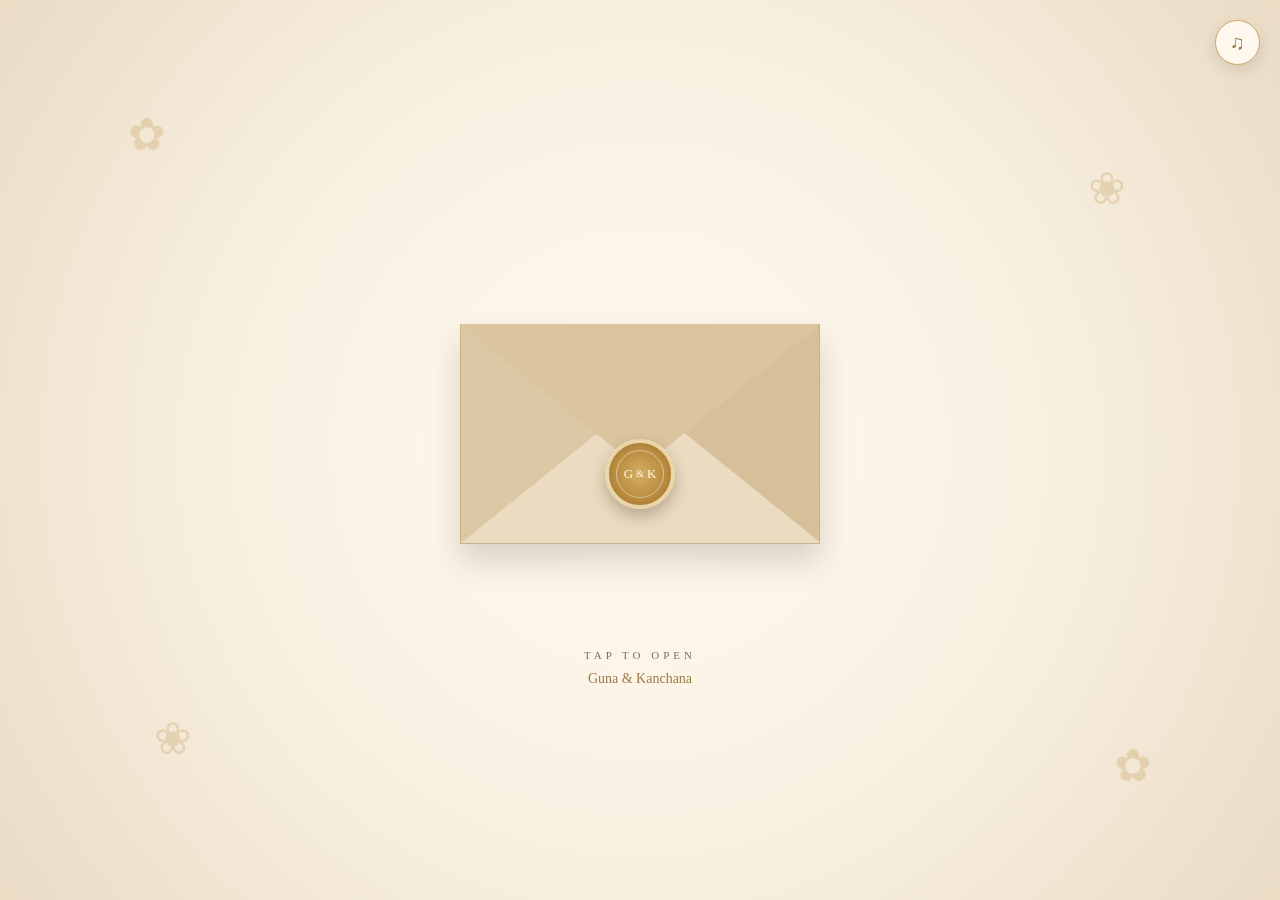
<file: index.html>
<!DOCTYPE html>
<html lang="en">

<head>
    <meta charset="UTF-8">

    <meta name="viewport"
          content="width=device-width, initial-scale=1.0">

    <title>Guna & Kanchana | Engagement</title>

    <link rel="stylesheet"
          href="./css/style.css">
</head>

<body>

    <!-- ==============================
         BACKGROUND MUSIC
    =============================== -->

    <audio id="bgMusic" loop>
        <source src="./audio/Engagement_song.mp3" type="audio/mpeg">
    </audio>

    <button id="musicButton" class="music-button">
        ♫
    </button>


    <!-- ==============================
         OPENING ENVELOPE
    =============================== -->

    <section id="opening">

        <div class="opening-flower flower-one">✿</div>
        <div class="opening-flower flower-two">❀</div>
        <div class="opening-flower flower-three">❀</div>
        <div class="opening-flower flower-four">✿</div>


        <div class="opening-content">

            <!-- Envelope -->
            <div class="envelope-card">

                <!-- Invitation Letter -->
                <div class="invitation-letter">

                    <div class="letter-inner">

                        <p class="letter-top">
                            YOU ARE CORDIALLY INVITED
                        </p>

                        <div class="letter-ornament">
                            ✦
                        </div>

                        <p class="letter-small">
                            TO CELEBRATE THE ENGAGEMENT OF
                        </p>

                        <h1>
    Guna
    <span>&</span> 
    Kanchana
</h1>

                        <div class="letter-line"></div>

                        <p class="letter-event">
                            ENGAGEMENT CEREMONY
                        </p>

                        <p class="letter-date">
                            25 October 2026
                        </p>

                        <p class="letter-day">
                            SUNDAY
                        </p>

                        <div class="letter-bottom-ornament">
                            ❦
                        </div>

                    </div>

                </div>


                <!-- Envelope Body -->
                <div class="envelope-body">

                    <div class="envelope-left"></div>

                    <div class="envelope-right"></div>

                    <div class="envelope-bottom"></div>

                </div>


                <!-- Envelope Flap -->
                <div class="envelope-flap"></div>


                <!-- Gold Wax Seal -->
                <div id="openButton" class="wax-seal">

                    <div class="seal-inner">

                        <span>G</span>

                        <b>&</b>

                        <span>K</span>

                    </div>

                </div>

            </div>


            <!-- Open text -->
            <div class="tap-area">

                <p>
                    TAP TO OPEN
                </p>

                <span>
                    Guna & Kanchana
                </span>

            </div>

        </div>

    </section>



    <!-- ==============================
         MAIN INVITATION
    =============================== -->

    <main id="invitation">


        <!-- ==============================
             DATE REVEAL
        =============================== -->

        <section class="date-section">

            <p class="section-label">
                A SPECIAL DATE
            </p>

            <h2>
                Scratch to Reveal
            </h2>

            <div class="scratch-card">

                
<div class="hidden-date">
    <span>SUNDAY</span>
    <strong>25</strong>
    <span>OCTOBER 2026</span>

    <div class="revealed-time">
        <span>ENGAGEMENT TIME</span>
        <strong>1:30 PM – 3:00 PM</strong>
    </div>
</div>


                <div id="scratchCover"
                     class="scratch-cover">

                    <span>
                        ✦
                    </span>

                    <p>
                        SCRATCH
                    </p>

                    <small>
                        TO REVEAL
                    </small>

                </div>

            </div>

            <p class="scratch-hint">
                Reveal our special day
            </p>

        </section>



        <!-- ==============================
             COUPLE
        =============================== -->

        <section class="couple-section">

            <p class="section-label">
                TWO HEARTS
            </p>

            <h2>
                Guna & Kanchana
            </h2>

            <div class="floral-frame">

                <div class="corner top-left">
                    ✿
                </div>

                <div class="corner top-right">
                    ❀
                </div>

                <div class="corner bottom-left">
                    ❀
                </div>

                <div class="corner bottom-right">
                    ✿
                </div>

                <img
                    src="./images/WhatsApp Image 2026-09-20 at 3.39.06 PM (2).jpeg"
                    alt="Guna and Kanchana">

            </div>

            <div class="couple-names">

                <span>
                    Guna
                </span>

                <b>
                    &
                </b>

                <span>
                    Kanchana
                </span>

            </div>

            <p class="couple-message">
                A beautiful beginning,
                a lifetime of memories,
                and a journey filled with love.
            </p>

        </section>



        <!-- ==============================
             EVENT
        =============================== -->

        <section class="event-section">

            <p class="section-label">
                THE CELEBRATION
            </p>

            <h2>
                Join Us On Our Special Day
            </h2>

            <div class="timeline">

                <div class="timeline-item">

                    <div class="timeline-icon">
                        25
                    </div>

                    <div class="timeline-content">

                        <span>
                            OCTOBER 2026
                        </span>

                      
<h3>The Special Day</h3>
<p class="event-time">
    1:30 PM – 3:00 PM
</p>
<p>
    A beautiful day filled with
    love, happiness and togetherness.
</p>


                    </div>

                </div>


                <div class="timeline-item">

                    <div class="timeline-icon">
                        ♡
                    </div>

                    <div class="timeline-content">

                        <span>
                            CELEBRATION
                        </span>

                        <h3>
                            Engagement Ceremony
                        </h3>

                        <p>
                            Join us as Guna & Kanchana
                            begin their beautiful journey together.
                        </p>

                    </div>

                </div>


                <div class="timeline-item">

                    <div class="timeline-icon">
                        ⌖
                    </div>

                    <div class="timeline-content">

                        <span>
                            VENUE
                        </span>

                        <h3>
                            Sri Lakshmi Mahal
                        </h3>

                        <p>
                            Kammalar Street,<br>
                            Thirukkalukundram,<br>
                            Chengalpet – 603109
                        </p>

                    </div>

                </div>

            </div>


            <a
                class="map-button"
                href="https://www.google.com/maps/search/?api=1&query=Sri+Lakshmi+Mahal+Kammalar+Street+Thirukkalukundram+Chengalpet+603109"
                target="_blank">

                VIEW LOCATION

            </a>

        </section>



        <!-- ==============================
             RSVP
        =============================== -->

        <section class="rsvp-section">

            <p class="section-label">
                WE WOULD LOVE TO SEE YOU
            </p>

            <h2>
                Join Us
            </h2>

            <p>
                Your presence will make our
                special day even more memorable.
            </p>

            <a
                class="rsvp-button"
                href="https://wa.me/?text=Congratulations%20Guna%20%26%20Kanchana!%20We%20would%20love%20to%20join%20your%20engagement%20on%2025%20October%202026."
                target="_blank">

                RSVP ON WHATSAPP

            </a>

        </section>



        <!-- ==============================
             FOOTER
        =============================== -->

        <footer>

            <p>
                WITH LOVE
            </p>

            <h2>
                G & K
            </h2>

            <span>
                25 · 10 · 2026
            </span>

        </footer>

    </main>


    <script src="./js/script.js"></script>

</body>

</html>
</file>
<file: css/style.css>
/* =========================================================
   RESET
========================================================= */

* {
    margin: 0;
    padding: 0;
    box-sizing: border-box;
}

html {
    scroll-behavior: smooth;
}

body {
    font-family: Georgia, "Times New Roman", serif;
    background: #f7f0e4;
    color: #4b3928;
    overflow-x: hidden;
}

button,
a {
    font-family: inherit;
}


/* =========================================================
   MUSIC BUTTON
========================================================= */

.music-button {
    position: fixed;
    top: 20px;
    right: 20px;

    width: 45px;
    height: 45px;

    border-radius: 50%;
    border: 1px solid #c7a96b;

    background: rgba(255, 250, 240, 0.92);
    color: #9b7740;

    font-size: 20px;

    cursor: pointer;
    z-index: 1000;

    box-shadow: 0 5px 15px rgba(80, 55, 25, 0.15);
}


/* =========================================================
   OPENING SECTION
========================================================= */

#opening {
    position: fixed;
    inset: 0;

    width: 100%;
    height: 100vh;

    background:
        radial-gradient(
            circle at center,
            #fffaf0 0%,
            #f8efe0 55%,
            #eadcc5 100%
        );

    display: flex;
    align-items: center;
    justify-content: center;

    overflow: hidden;

    z-index: 900;

    transition:
        opacity 1s ease,
        transform 1s ease;
}

#opening.opening-hide {
    opacity: 0;
    transform: scale(1.05);
    pointer-events: none;
}


/* =========================================================
   DECORATIVE FLOWERS
========================================================= */

.opening-flower {
    position: absolute;

    color: #c9a96d;

    opacity: 0.35;

    font-size: 45px;

    animation: flowerFloat 5s ease-in-out infinite;
}

.flower-one {
    top: 12%;
    left: 10%;
}

.flower-two {
    top: 18%;
    right: 12%;

    animation-delay: 1s;
}

.flower-three {
    bottom: 15%;
    left: 12%;

    animation-delay: 2s;
}

.flower-four {
    bottom: 12%;
    right: 10%;

    animation-delay: 3s;
}

@keyframes flowerFloat {

    0%,
    100% {
        transform: translateY(0) rotate(0deg);
    }

    50% {
        transform: translateY(-12px) rotate(8deg);
    }
}


/* =========================================================
   OPENING CONTENT
========================================================= */

.opening-content {
    position: relative;

    width: 100%;
    height: 100%;

    display: flex;
    flex-direction: column;

    align-items: center;
    justify-content: center;
}


/* =========================================================
   ENVELOPE
========================================================= */

.envelope-card {
    position: relative;

    width: 360px;
    height: 250px;

    margin-top: 80px;

    perspective: 1200px;

    transition:
        margin-top 1.2s ease;
}


/* =========================================================
   INVITATION LETTER
   IMPORTANT:
   CLOSED = completely hidden
   OPENED = comes out
========================================================= */

.invitation-letter {
    position: absolute;

    left: 30px;
    bottom: 0;

    width: 300px;
    height: 390px;

    padding: 12px;

    background: #fffdf7;

    border: 1px solid #d8c8aa;

    box-shadow:
        0 15px 35px rgba(80, 55, 25, 0.18);

    /*
       Initially completely hidden
    */
    opacity: 0;
    visibility: hidden;

    /*
       Start below the envelope
    */
    transform: translateY(80px);

    /*
       Keep behind envelope
    */
    z-index: 2;

    transition:
        transform 1.5s cubic-bezier(.22, .61, .36, 1),
        opacity 0.35s ease,
        visibility 0s linear 1.5s;
}


/* =========================================================
   LETTER OPEN ANIMATION
========================================================= */

.envelope-card.opened .invitation-letter {

    opacity: 1;
    visibility: visible;

    /*
       Letter comes upward
    */
    transform: translateY(-220px);

    z-index: 9;

    box-shadow:
        0 25px 45px rgba(70, 48, 25, 0.25);

    transition:
        transform 1.5s cubic-bezier(.22, .61, .36, 1),
        opacity 0.35s ease,
        visibility 0s linear 0s;
}


/* =========================================================
   LETTER INNER
========================================================= */

.letter-inner {

    width: 100%;
    height: 100%;

    border: 1px solid #dfd0b5;

    padding: 35px 20px;

    text-align: center;

    display: flex;
    flex-direction: column;

    align-items: center;
    justify-content: center;

    background:
        linear-gradient(
            rgba(255, 253, 247, 0.98),
            rgba(250, 244, 232, 0.98)
        );
}


/* =========================================================
   LETTER TEXT
========================================================= */

.letter-top {

    font-size: 11px;

    letter-spacing: 3px;

    color: #9c7b48;

    margin-bottom: 18px;
}


.letter-ornament {

    color: #b28a4a;

    font-size: 20px;

    margin-bottom: 15px;
}


.letter-small {

    font-size: 10px;

    letter-spacing: 2px;

    color: #806b50;

    margin-bottom: 18px;
}


.invitation-letter h1 {

    font-size: 42px;

    font-weight: normal;

    color: #6f5130;

    line-height: 1.1;

    margin-bottom: 18px;
}


.invitation-letter h1 span {

    display: inline-block;

    margin: 0 8px;

    color: #b28a4a;

    font-style: italic;
}


.letter-line {

    width: 100px;

    height: 1px;

    background: #c7a96b;

    margin-bottom: 18px;
}


.letter-event {

    font-size: 11px;

    letter-spacing: 2px;

    color: #8d714c;

    margin-bottom: 12px;
}


.letter-date {

    font-size: 20px;

    color: #745634;

    margin-bottom: 7px;
}


.letter-day {

    font-size: 10px;

    letter-spacing: 3px;

    color: #a18457;
}


.letter-bottom-ornament {

    margin-top: 25px;

    font-size: 24px;

    color: #b28a4a;
}


/* =========================================================
   ENVELOPE BODY
========================================================= */

.envelope-body {

    position: absolute;

    left: 0;
    bottom: 0;

    width: 360px;
    height: 220px;

    background: #e8d7b9;

    border: 1px solid #c9b28b;

    overflow: hidden;

    z-index: 4;

    box-shadow:
        0 18px 30px rgba(70, 48, 25, 0.18);
}


/* =========================================================
   ENVELOPE LEFT
========================================================= */

.envelope-left {

    position: absolute;

    left: 0;
    bottom: 0;

    width: 0;
    height: 0;

    border-top: 110px solid transparent;
    border-bottom: 110px solid transparent;
    border-left: 180px solid #dcc8a5;

    z-index: 2;
}


/* =========================================================
   ENVELOPE RIGHT
========================================================= */

.envelope-right {

    position: absolute;

    right: 0;
    bottom: 0;

    width: 0;
    height: 0;

    border-top: 110px solid transparent;
    border-bottom: 110px solid transparent;
    border-right: 180px solid #d6bf99;

    z-index: 2;
}


/* =========================================================
   ENVELOPE BOTTOM
========================================================= */

.envelope-bottom {

    position: absolute;

    left: 0;
    bottom: 0;

    width: 0;
    height: 0;

    border-left: 180px solid transparent;
    border-right: 180px solid transparent;
    border-bottom: 145px solid #eadbc1;

    z-index: 3;
}


/* =========================================================
   ENVELOPE FLAP
========================================================= */

.envelope-flap {

    position: absolute;

    top: 30px;
    left: 0;

    width: 0;
    height: 0;

    border-left: 180px solid transparent;
    border-right: 180px solid transparent;
    border-top: 145px solid #dbc59f;

    transform-origin: top center;

    z-index: 6;

    transition:
        transform 1.2s cubic-bezier(.4, 0, .2, 1);
}


/* =========================================================
   FLAP OPEN
========================================================= */

.envelope-card.opened .envelope-flap {

    transform: rotateX(180deg);

    z-index: 1;
}


/* =========================================================
   WAX SEAL
========================================================= */

.wax-seal {

    position: absolute;

    left: 50%;
    top: 145px;

    transform: translateX(-50%);

    width: 70px;
    height: 70px;

    border-radius: 50%;

    background:
        radial-gradient(
            circle,
            #d4af62 0%,
            #b88a3e 60%,
            #8f672b 100%
        );

    border: 4px solid #ead5a8;

    display: flex;
    align-items: center;
    justify-content: center;

    cursor: pointer;

    z-index: 10;

    box-shadow:
        0 7px 15px rgba(70, 48, 25, 0.3);

    transition:
        transform 0.4s ease,
        opacity 0.5s ease;
}


.wax-seal:hover {

    transform:
        translateX(-50%)
        scale(1.08);
}


.seal-inner {

    width: 48px;
    height: 48px;

    border-radius: 50%;

    border: 1px solid rgba(255, 255, 255, 0.45);

    display: flex;
    align-items: center;
    justify-content: center;

    gap: 3px;

    color: #fff7e4;

    font-size: 13px;
}


.seal-inner b {

    font-size: 10px;

    font-weight: normal;
}


.wax-seal.opening-clicked {

    opacity: 0;

    transform:
        translateX(-50%)
        scale(0.7);
}


/* =========================================================
   TAP TO OPEN
========================================================= */

.tap-area {

    margin-top: 105px;

    text-align: center;

    color: #806b50;
}


.tap-area p {

    font-size: 11px;

    letter-spacing: 4px;

    margin-bottom: 8px;

    animation: tapPulse 1.8s ease-in-out infinite;
}


.tap-area span {

    font-size: 14px;

    color: #9c7b48;
}


@keyframes tapPulse {

    0%,
    100% {
        opacity: 0.5;
    }

    50% {
        opacity: 1;
    }
}


/* =========================================================
   MAIN INVITATION
========================================================= */

#invitation {

    display: none;

    min-height: 100vh;

    background: #f7f0e4;
}


#invitation.invitation-show {

    animation: invitationFade 1s ease;
}


@keyframes invitationFade {

    from {
        opacity: 0;
        transform: translateY(25px);
    }

    to {
        opacity: 1;
        transform: translateY(0);
    }
}


/* =========================================================
   COMMON SECTIONS
========================================================= */

.date-section,
.couple-section,
.event-section,
.rsvp-section {

    min-height: 100vh;

    padding:
        90px
        25px;

    display: flex;
    flex-direction: column;

    align-items: center;
    justify-content: center;

    text-align: center;
}


.section-label {

    font-size: 10px;

    letter-spacing: 4px;

    color: #a18457;

    margin-bottom: 15px;
}


.date-section h2,
.couple-section h2,
.event-section h2,
.rsvp-section h2 {

    font-size: 34px;

    font-weight: normal;

    color: #684c2f;

    margin-bottom: 30px;
}


/* =========================================================
   SCRATCH CARD
========================================================= */

.scratch-card {

    position: relative;

    width: 300px;
    height: 210px;

    overflow: hidden;

    border: 1px solid #cdb88e;

    box-shadow:
        0 12px 30px rgba(80, 55, 25, 0.15);
}


.hidden-date {

    width: 100%;
    height: 100%;

    background: #fffaf0;

    display: flex;
    flex-direction: column;

    align-items: center;
    justify-content: center;

    gap: 5px;
}


.hidden-date span {

    font-size: 11px;

    letter-spacing: 3px;

    color: #977748;
}


.revealed-time {
    margin-top: 12px;
    display: flex;
    flex-direction: column;
    align-items: center;
    gap: 6px;
}

.revealed-time span {
    font-size: 9px;
    letter-spacing: 2px;
    color: #a18457;
}

.revealed-time strong {
    font-family: Georgia, "Times New Roman", serif;
    font-size: 16px;
    font-weight: normal;
    color: #765633;
}


.hidden-date > strong {
    font-size: 58px;
    font-weight: normal;
    color: #765633;
}

.revealed-time {
    margin-top: 10px;
    display: flex;
    flex-direction: column;
    align-items: center;
    gap: 6px;
}

.revealed-time span {
    font-size: 9px;
    letter-spacing: 2px;
    color: #a18457;
}

.revealed-time strong {
    font-size: 19px;
    font-weight: normal;
    color: #765633;
    white-space: nowrap;
}

@media (max-width: 600px) {
    .hidden-date > strong {
        font-size: 48px;
    }

    .revealed-time strong {
        font-size: 16px;
    }
}



.scratch-cover {

    position: absolute;

    inset: 0;

    background:
        repeating-linear-gradient(
            45deg,
            #d5c19d,
            #d5c19d 8px,
            #cbb58d 8px,
            #cbb58d 16px
        );

    display: flex;
    flex-direction: column;

    align-items: center;
    justify-content: center;

    cursor: pointer;

    transition:
        opacity 0.7s ease,
        transform 0.7s ease;

    touch-action: none;
    user-select: none;
}


.scratch-cover span {

    font-size: 30px;

    color: #fff6df;

    margin-bottom: 10px;
}


.scratch-cover p {

    font-size: 14px;

    letter-spacing: 4px;

    color: #fff9ed;

    margin-bottom: 5px;
}


.scratch-cover small {

    font-size: 9px;

    letter-spacing: 2px;

    color: #fff9ed;
}


.scratch-cover.revealed {

    opacity: 0;

    transform: translateY(-100%);

    pointer-events: none;
}


.scratch-hint {

    margin-top: 15px;

    font-size: 12px;

    color: #9c7b48;
}


/* =========================================================
   COUPLE SECTION
========================================================= */

.floral-frame {

    position: relative;

    width: min(340px, 90vw);

    padding: 12px;

    border: 1px solid #cdb88e;

    background: #fffaf0;

    box-shadow:
        0 15px 35px rgba(80, 55, 25, 0.15);
}


.floral-frame img {

    display: block;

    width: 100%;

    height: auto;

    max-height: 450px;

    object-fit: cover;
}


.corner {

    position: absolute;

    color: #b28a4a;

    font-size: 25px;

    z-index: 2;
}


.top-left {
    top: -12px;
    left: -12px;
}

.top-right {
    top: -12px;
    right: -12px;
}

.bottom-left {
    bottom: -12px;
    left: -12px;
}

.bottom-right {
    bottom: -12px;
    right: -12px;
}


.couple-names {

    margin-top: 25px;

    display: flex;

    align-items: center;

    gap: 15px;

    font-size: 30px;

    color: #6f5130;
}


.couple-names b {

    color: #b28a4a;

    font-weight: normal;
}


.couple-message {

    max-width: 500px;

    margin-top: 18px;

    line-height: 1.8;

    font-size: 15px;

    color: #806b50;
}


/* =========================================================
   EVENT SECTION
========================================================= */

.timeline {

    width: min(600px, 90vw);

    text-align: left;

    margin-top: 15px;
}


.timeline-item {

    display: flex;

    gap: 20px;

    padding: 20px 0;

    border-bottom: 1px solid #ddcfb8;
}


.timeline-icon {

    flex-shrink: 0;

    width: 55px;
    height: 55px;

    border-radius: 50%;

    border: 1px solid #cdb88e;

    background: #fffaf0;

    display: flex;
    align-items: center;
    justify-content: center;

    color: #9c7742;

    font-size: 15px;
}


.timeline-content span {

    font-size: 9px;

    letter-spacing: 2px;

    color: #a18457;
}


.timeline-content h3 {

    margin:
        5px
        0
        7px;

    font-size: 20px;

    font-weight: normal;

    color: #684c2f;
}


.timeline-content p {

    line-height: 1.6;

    color: #806b50;

    font-size: 14px;
}


/* =========================================================
   MAP BUTTON
========================================================= */

.map-button {

    display: inline-block;

    margin-top: 30px;

    padding:
        13px
        25px;

    border: 1px solid #b28a4a;

    color: #80602f;

    text-decoration: none;

    font-size: 11px;

    letter-spacing: 2px;

    transition:
        background 0.3s ease,
        color 0.3s ease;
}


.map-button:hover {

    background: #b28a4a;

    color: white;
}


/* =========================================================
   RSVP
========================================================= */

.rsvp-section {

    min-height: 70vh;

    background: #efe3d0;
}


.rsvp-section > p:not(.section-label) {

    max-width: 500px;

    line-height: 1.8;

    color: #806b50;

    margin-bottom: 25px;
}


.rsvp-button {

    display: inline-block;

    padding:
        14px
        28px;

    background: #8d6b3f;

    color: white;

    text-decoration: none;

    font-size: 11px;

    letter-spacing: 2px;

    transition:
        transform 0.3s ease,
        background 0.3s ease;
}


.rsvp-button:hover {

    transform: translateY(-3px);

    background: #70532f;
}


/* =========================================================
   FOOTER
========================================================= */

footer {

    padding: 70px 20px;

    text-align: center;

    background: #e7d8c1;

    color: #765633;
}


footer p {

    font-size: 10px;

    letter-spacing: 4px;

    margin-bottom: 15px;
}


footer h2 {

    font-size: 40px;

    font-weight: normal;

    margin-bottom: 12px;
}


footer span {

    font-size: 11px;

    letter-spacing: 3px;

    color: #9c7b48;
}


/* =========================================================
   MOBILE
========================================================= */

@media (max-width: 600px) {

    .music-button {

        top: 15px;
        right: 15px;

        width: 40px;
        height: 40px;

        font-size: 17px;
    }


    /* ---------- ENVELOPE ---------- */

    .envelope-card {

        width: 320px;
        height: 220px;

        margin-top: 50px;
    }


    .envelope-body {

        width: 320px;
        height: 195px;
    }


    .envelope-left {

        border-top-width: 98px;
        border-bottom-width: 98px;
        border-left-width: 160px;
    }


    .envelope-right {

        border-top-width: 98px;
        border-bottom-width: 98px;
        border-right-width: 160px;
    }


    .envelope-bottom {

        border-left-width: 160px;
        border-right-width: 160px;
        border-bottom-width: 125px;
    }


    .envelope-flap {

        top: 25px;

        border-left-width: 160px;
        border-right-width: 160px;
        border-top-width: 125px;
    }


    /* ---------- LETTER ---------- */

    .invitation-letter {

        left: 25px;

        width: 270px;
        height: 350px;

        padding: 10px;

        transform: translateY(70px);
    }


    .envelope-card.opened .invitation-letter {

        transform: translateY(-300px);
    }


    .letter-inner {

        padding:
            25px
            15px;
    }


    .letter-top {

        font-size: 8px;

        letter-spacing: 2px;
    }


    .letter-small {

        font-size: 8px;

        letter-spacing: 1.5px;
    }


    .invitation-letter h1 {

        font-size: 34px;
    }


    .letter-date {

        font-size: 17px;
    }


    .letter-event {

        font-size: 9px;
    }


    /* ---------- SEAL ---------- */

    .wax-seal {

        width: 62px;
        height: 62px;

        top: 125px;
    }


    .seal-inner {

        width: 43px;
        height: 43px;
    }


    /* ---------- TAP ---------- */

    .tap-area {

        margin-top: 80px;
    }


    .tap-area p {

        font-size: 9px;

        letter-spacing: 3px;
    }


    /* ---------- MAIN ---------- */

    .date-section,
    .couple-section,
    .event-section,
    .rsvp-section {

        padding:
            75px
            20px;
    }


    .date-section h2,
    .couple-section h2,
    .event-section h2,
    .rsvp-section h2 {

        font-size: 28px;
    }


    .scratch-card {

        width: 280px;
        height: 200px;
    }


    .hidden-date strong {

        font-size: 60px;
    }


    .couple-names {

        font-size: 26px;
    }


    .timeline {

        width: 100%;
    }


    .timeline-item {

        gap: 14px;
    }


    .timeline-icon {

        width: 48px;
        height: 48px;
    }


    .timeline-content h3 {

        font-size: 18px;
    }


    .timeline-content p {

        font-size: 13px;
    }


    footer h2 {

        font-size: 34px;
    }
}


/* =========================================================
   VERY SMALL MOBILE
========================================================= */

@media (max-width: 360px) {

    .envelope-card {

        transform: scale(0.9);
    }


    .tap-area {

        margin-top: 60px;
    }


    .invitation-letter {

        left: 25px;
    }
}



/* Mobile scratch card fix */
@media (max-width: 600px) {
    .scratch-card {
        width: min(280px, 88vw);
        height: 230px;
    }

    .hidden-date {
        padding: 12px 6px;
        gap: 4px;
    }

    .hidden-date > strong {
        font-size: 52px;
        line-height: 1.1;
    }

    .hidden-date span {
        font-size: 10px;
        letter-spacing: 2px;
    }

    .hidden-date .revealed-time {
        width: 100%;
        margin-top: 6px;
        gap: 5px;
    }

    .hidden-date .revealed-time span {
        font-size: 9px;
        letter-spacing: 1.5px;
    }

    .hidden-date .revealed-time strong {
        font-size: clamp(12px, 4vw, 16px);
        line-height: 1.3;
        white-space: nowrap;
    }
}
</file>
<file: Digital-invitation/css/style.css>
/* =========================================================
   RESET
========================================================= */

* {
    margin: 0;
    padding: 0;
    box-sizing: border-box;
}

html {
    scroll-behavior: smooth;
}

body {
    font-family: Georgia, "Times New Roman", serif;
    background: #f7f0e4;
    color: #4b3928;
    overflow-x: hidden;
}

button,
a {
    font-family: inherit;
}


/* =========================================================
   MUSIC BUTTON
========================================================= */

.music-button {
    position: fixed;
    top: 20px;
    right: 20px;

    width: 45px;
    height: 45px;

    border-radius: 50%;
    border: 1px solid #c7a96b;

    background: rgba(255, 250, 240, 0.92);
    color: #9b7740;

    font-size: 20px;

    cursor: pointer;
    z-index: 1000;

    box-shadow: 0 5px 15px rgba(80, 55, 25, 0.15);
}


/* =========================================================
   OPENING SECTION
========================================================= */

#opening {
    position: fixed;
    inset: 0;

    width: 100%;
    height: 100vh;

    background:
        radial-gradient(
            circle at center,
            #fffaf0 0%,
            #f8efe0 55%,
            #eadcc5 100%
        );

    display: flex;
    align-items: center;
    justify-content: center;

    overflow: hidden;

    z-index: 900;

    transition:
        opacity 1s ease,
        transform 1s ease;
}

#opening.opening-hide {
    opacity: 0;
    transform: scale(1.05);
    pointer-events: none;
}


/* =========================================================
   DECORATIVE FLOWERS
========================================================= */

.opening-flower {
    position: absolute;

    color: #c9a96d;

    opacity: 0.35;

    font-size: 45px;

    animation: flowerFloat 5s ease-in-out infinite;
}

.flower-one {
    top: 12%;
    left: 10%;
}

.flower-two {
    top: 18%;
    right: 12%;

    animation-delay: 1s;
}

.flower-three {
    bottom: 15%;
    left: 12%;

    animation-delay: 2s;
}

.flower-four {
    bottom: 12%;
    right: 10%;

    animation-delay: 3s;
}

@keyframes flowerFloat {

    0%,
    100% {
        transform: translateY(0) rotate(0deg);
    }

    50% {
        transform: translateY(-12px) rotate(8deg);
    }
}


/* =========================================================
   OPENING CONTENT
========================================================= */

.opening-content {
    position: relative;

    width: 100%;
    height: 100%;

    display: flex;
    flex-direction: column;

    align-items: center;
    justify-content: center;
}


/* =========================================================
   ENVELOPE
========================================================= */

.envelope-card {
    position: relative;

    width: 360px;
    height: 250px;

    margin-top: 80px;

    perspective: 1200px;

    transition:
        margin-top 1.2s ease;
}


/* =========================================================
   INVITATION LETTER
   IMPORTANT:
   CLOSED = completely hidden
   OPENED = comes out
========================================================= */

.invitation-letter {
    position: absolute;

    left: 30px;
    bottom: 0;

    width: 300px;
    height: 390px;

    padding: 12px;

    background: #fffdf7;

    border: 1px solid #d8c8aa;

    box-shadow:
        0 15px 35px rgba(80, 55, 25, 0.18);

    /*
       Initially completely hidden
    */
    opacity: 0;
    visibility: hidden;

    /*
       Start below the envelope
    */
    transform: translateY(80px);

    /*
       Keep behind envelope
    */
    z-index: 2;

    transition:
        transform 1.5s cubic-bezier(.22, .61, .36, 1),
        opacity 0.35s ease,
        visibility 0s linear 1.5s;
}


/* =========================================================
   LETTER OPEN ANIMATION
========================================================= */

.envelope-card.opened .invitation-letter {

    opacity: 1;
    visibility: visible;

    /*
       Letter comes upward
    */
    transform: translateY(-220px);

    z-index: 9;

    box-shadow:
        0 25px 45px rgba(70, 48, 25, 0.25);

    transition:
        transform 1.5s cubic-bezier(.22, .61, .36, 1),
        opacity 0.35s ease,
        visibility 0s linear 0s;
}


/* =========================================================
   LETTER INNER
========================================================= */

.letter-inner {

    width: 100%;
    height: 100%;

    border: 1px solid #dfd0b5;

    padding: 35px 20px;

    text-align: center;

    display: flex;
    flex-direction: column;

    align-items: center;
    justify-content: center;

    background:
        linear-gradient(
            rgba(255, 253, 247, 0.98),
            rgba(250, 244, 232, 0.98)
        );
}


/* =========================================================
   LETTER TEXT
========================================================= */

.letter-top {

    font-size: 11px;

    letter-spacing: 3px;

    color: #9c7b48;

    margin-bottom: 18px;
}


.letter-ornament {

    color: #b28a4a;

    font-size: 20px;

    margin-bottom: 15px;
}


.letter-small {

    font-size: 10px;

    letter-spacing: 2px;

    color: #806b50;

    margin-bottom: 18px;
}


.invitation-letter h1 {

    font-size: 42px;

    font-weight: normal;

    color: #6f5130;

    line-height: 1.1;

    margin-bottom: 18px;
}


.invitation-letter h1 span {

    display: inline-block;

    margin: 0 8px;

    color: #b28a4a;

    font-style: italic;
}


.letter-line {

    width: 100px;

    height: 1px;

    background: #c7a96b;

    margin-bottom: 18px;
}


.letter-event {

    font-size: 11px;

    letter-spacing: 2px;

    color: #8d714c;

    margin-bottom: 12px;
}


.letter-date {

    font-size: 20px;

    color: #745634;

    margin-bottom: 7px;
}


.letter-day {

    font-size: 10px;

    letter-spacing: 3px;

    color: #a18457;
}


.letter-bottom-ornament {

    margin-top: 25px;

    font-size: 24px;

    color: #b28a4a;
}


/* =========================================================
   ENVELOPE BODY
========================================================= */

.envelope-body {

    position: absolute;

    left: 0;
    bottom: 0;

    width: 360px;
    height: 220px;

    background: #e8d7b9;

    border: 1px solid #c9b28b;

    overflow: hidden;

    z-index: 4;

    box-shadow:
        0 18px 30px rgba(70, 48, 25, 0.18);
}


/* =========================================================
   ENVELOPE LEFT
========================================================= */

.envelope-left {

    position: absolute;

    left: 0;
    bottom: 0;

    width: 0;
    height: 0;

    border-top: 110px solid transparent;
    border-bottom: 110px solid transparent;
    border-left: 180px solid #dcc8a5;

    z-index: 2;
}


/* =========================================================
   ENVELOPE RIGHT
========================================================= */

.envelope-right {

    position: absolute;

    right: 0;
    bottom: 0;

    width: 0;
    height: 0;

    border-top: 110px solid transparent;
    border-bottom: 110px solid transparent;
    border-right: 180px solid #d6bf99;

    z-index: 2;
}


/* =========================================================
   ENVELOPE BOTTOM
========================================================= */

.envelope-bottom {

    position: absolute;

    left: 0;
    bottom: 0;

    width: 0;
    height: 0;

    border-left: 180px solid transparent;
    border-right: 180px solid transparent;
    border-bottom: 145px solid #eadbc1;

    z-index: 3;
}


/* =========================================================
   ENVELOPE FLAP
========================================================= */

.envelope-flap {

    position: absolute;

    top: 30px;
    left: 0;

    width: 0;
    height: 0;

    border-left: 180px solid transparent;
    border-right: 180px solid transparent;
    border-top: 145px solid #dbc59f;

    transform-origin: top center;

    z-index: 6;

    transition:
        transform 1.2s cubic-bezier(.4, 0, .2, 1);
}


/* =========================================================
   FLAP OPEN
========================================================= */

.envelope-card.opened .envelope-flap {

    transform: rotateX(180deg);

    z-index: 1;
}


/* =========================================================
   WAX SEAL
========================================================= */

.wax-seal {

    position: absolute;

    left: 50%;
    top: 145px;

    transform: translateX(-50%);

    width: 70px;
    height: 70px;

    border-radius: 50%;

    background:
        radial-gradient(
            circle,
            #d4af62 0%,
            #b88a3e 60%,
            #8f672b 100%
        );

    border: 4px solid #ead5a8;

    display: flex;
    align-items: center;
    justify-content: center;

    cursor: pointer;

    z-index: 10;

    box-shadow:
        0 7px 15px rgba(70, 48, 25, 0.3);

    transition:
        transform 0.4s ease,
        opacity 0.5s ease;
}


.wax-seal:hover {

    transform:
        translateX(-50%)
        scale(1.08);
}


.seal-inner {

    width: 48px;
    height: 48px;

    border-radius: 50%;

    border: 1px solid rgba(255, 255, 255, 0.45);

    display: flex;
    align-items: center;
    justify-content: center;

    gap: 3px;

    color: #fff7e4;

    font-size: 13px;
}


.seal-inner b {

    font-size: 10px;

    font-weight: normal;
}


.wax-seal.opening-clicked {

    opacity: 0;

    transform:
        translateX(-50%)
        scale(0.7);
}


/* =========================================================
   TAP TO OPEN
========================================================= */

.tap-area {

    margin-top: 105px;

    text-align: center;

    color: #806b50;
}


.tap-area p {

    font-size: 11px;

    letter-spacing: 4px;

    margin-bottom: 8px;

    animation: tapPulse 1.8s ease-in-out infinite;
}


.tap-area span {

    font-size: 14px;

    color: #9c7b48;
}


@keyframes tapPulse {

    0%,
    100% {
        opacity: 0.5;
    }

    50% {
        opacity: 1;
    }
}


/* =========================================================
   MAIN INVITATION
========================================================= */

#invitation {

    display: none;

    min-height: 100vh;

    background: #f7f0e4;
}


#invitation.invitation-show {

    animation: invitationFade 1s ease;
}


@keyframes invitationFade {

    from {
        opacity: 0;
        transform: translateY(25px);
    }

    to {
        opacity: 1;
        transform: translateY(0);
    }
}


/* =========================================================
   COMMON SECTIONS
========================================================= */

.date-section,
.couple-section,
.event-section,
.rsvp-section {

    min-height: 100vh;

    padding:
        90px
        25px;

    display: flex;
    flex-direction: column;

    align-items: center;
    justify-content: center;

    text-align: center;
}


.section-label {

    font-size: 10px;

    letter-spacing: 4px;

    color: #a18457;

    margin-bottom: 15px;
}


.date-section h2,
.couple-section h2,
.event-section h2,
.rsvp-section h2 {

    font-size: 34px;

    font-weight: normal;

    color: #684c2f;

    margin-bottom: 30px;
}


/* =========================================================
   SCRATCH CARD
========================================================= */

.scratch-card {

    position: relative;

    width: 300px;
    height: 210px;

    overflow: hidden;

    border: 1px solid #cdb88e;

    box-shadow:
        0 12px 30px rgba(80, 55, 25, 0.15);
}


.hidden-date {

    width: 100%;
    height: 100%;

    background: #fffaf0;

    display: flex;
    flex-direction: column;

    align-items: center;
    justify-content: center;

    gap: 5px;
}


.hidden-date span {

    font-size: 11px;

    letter-spacing: 3px;

    color: #977748;
}


.hidden-date strong {

    font-size: 70px;

    font-weight: normal;

    color: #765633;
}


.scratch-cover {

    position: absolute;

    inset: 0;

    background:
        repeating-linear-gradient(
            45deg,
            #d5c19d,
            #d5c19d 8px,
            #cbb58d 8px,
            #cbb58d 16px
        );

    display: flex;
    flex-direction: column;

    align-items: center;
    justify-content: center;

    cursor: pointer;

    transition:
        opacity 0.7s ease,
        transform 0.7s ease;
}


.scratch-cover span {

    font-size: 30px;

    color: #fff6df;

    margin-bottom: 10px;
}


.scratch-cover p {

    font-size: 14px;

    letter-spacing: 4px;

    color: #fff9ed;

    margin-bottom: 5px;
}


.scratch-cover small {

    font-size: 9px;

    letter-spacing: 2px;

    color: #fff9ed;
}


.scratch-cover.revealed {

    opacity: 0;

    transform: translateY(-100%);

    pointer-events: none;
}


.scratch-hint {

    margin-top: 15px;

    font-size: 12px;

    color: #9c7b48;
}


/* =========================================================
   COUPLE SECTION
========================================================= */

.floral-frame {

    position: relative;

    width: min(340px, 90vw);

    padding: 12px;

    border: 1px solid #cdb88e;

    background: #fffaf0;

    box-shadow:
        0 15px 35px rgba(80, 55, 25, 0.15);
}


.floral-frame img {

    display: block;

    width: 100%;

    height: auto;

    max-height: 450px;

    object-fit: cover;
}


.corner {

    position: absolute;

    color: #b28a4a;

    font-size: 25px;

    z-index: 2;
}


.top-left {
    top: -12px;
    left: -12px;
}

.top-right {
    top: -12px;
    right: -12px;
}

.bottom-left {
    bottom: -12px;
    left: -12px;
}

.bottom-right {
    bottom: -12px;
    right: -12px;
}


.couple-names {

    margin-top: 25px;

    display: flex;

    align-items: center;

    gap: 15px;

    font-size: 30px;

    color: #6f5130;
}


.couple-names b {

    color: #b28a4a;

    font-weight: normal;
}


.couple-message {

    max-width: 500px;

    margin-top: 18px;

    line-height: 1.8;

    font-size: 15px;

    color: #806b50;
}


/* =========================================================
   EVENT SECTION
========================================================= */

.timeline {

    width: min(600px, 90vw);

    text-align: left;

    margin-top: 15px;
}


.timeline-item {

    display: flex;

    gap: 20px;

    padding: 20px 0;

    border-bottom: 1px solid #ddcfb8;
}


.timeline-icon {

    flex-shrink: 0;

    width: 55px;
    height: 55px;

    border-radius: 50%;

    border: 1px solid #cdb88e;

    background: #fffaf0;

    display: flex;
    align-items: center;
    justify-content: center;

    color: #9c7742;

    font-size: 15px;
}


.timeline-content span {

    font-size: 9px;

    letter-spacing: 2px;

    color: #a18457;
}


.timeline-content h3 {

    margin:
        5px
        0
        7px;

    font-size: 20px;

    font-weight: normal;

    color: #684c2f;
}


.timeline-content p {

    line-height: 1.6;

    color: #806b50;

    font-size: 14px;
}


/* =========================================================
   MAP BUTTON
========================================================= */

.map-button {

    display: inline-block;

    margin-top: 30px;

    padding:
        13px
        25px;

    border: 1px solid #b28a4a;

    color: #80602f;

    text-decoration: none;

    font-size: 11px;

    letter-spacing: 2px;

    transition:
        background 0.3s ease,
        color 0.3s ease;
}


.map-button:hover {

    background: #b28a4a;

    color: white;
}


/* =========================================================
   RSVP
========================================================= */

.rsvp-section {

    min-height: 70vh;

    background: #efe3d0;
}


.rsvp-section > p:not(.section-label) {

    max-width: 500px;

    line-height: 1.8;

    color: #806b50;

    margin-bottom: 25px;
}


.rsvp-button {

    display: inline-block;

    padding:
        14px
        28px;

    background: #8d6b3f;

    color: white;

    text-decoration: none;

    font-size: 11px;

    letter-spacing: 2px;

    transition:
        transform 0.3s ease,
        background 0.3s ease;
}


.rsvp-button:hover {

    transform: translateY(-3px);

    background: #70532f;
}


/* =========================================================
   FOOTER
========================================================= */

footer {

    padding: 70px 20px;

    text-align: center;

    background: #e7d8c1;

    color: #765633;
}


footer p {

    font-size: 10px;

    letter-spacing: 4px;

    margin-bottom: 15px;
}


footer h2 {

    font-size: 40px;

    font-weight: normal;

    margin-bottom: 12px;
}


footer span {

    font-size: 11px;

    letter-spacing: 3px;

    color: #9c7b48;
}


/* =========================================================
   MOBILE
========================================================= */

@media (max-width: 600px) {

    .music-button {

        top: 15px;
        right: 15px;

        width: 40px;
        height: 40px;

        font-size: 17px;
    }


    /* ---------- ENVELOPE ---------- */

    .envelope-card {

        width: 320px;
        height: 220px;

        margin-top: 50px;
    }


    .envelope-body {

        width: 320px;
        height: 195px;
    }


    .envelope-left {

        border-top-width: 98px;
        border-bottom-width: 98px;
        border-left-width: 160px;
    }


    .envelope-right {

        border-top-width: 98px;
        border-bottom-width: 98px;
        border-right-width: 160px;
    }


    .envelope-bottom {

        border-left-width: 160px;
        border-right-width: 160px;
        border-bottom-width: 125px;
    }


    .envelope-flap {

        top: 25px;

        border-left-width: 160px;
        border-right-width: 160px;
        border-top-width: 125px;
    }


    /* ---------- LETTER ---------- */

    .invitation-letter {

        left: 25px;

        width: 270px;
        height: 350px;

        padding: 10px;

        transform: translateY(70px);
    }


    .envelope-card.opened .invitation-letter {

        transform: translateY(-300px);
    }


    .letter-inner {

        padding:
            25px
            15px;
    }


    .letter-top {

        font-size: 8px;

        letter-spacing: 2px;
    }


    .letter-small {

        font-size: 8px;

        letter-spacing: 1.5px;
    }


    .invitation-letter h1 {

        font-size: 34px;
    }


    .letter-date {

        font-size: 17px;
    }


    .letter-event {

        font-size: 9px;
    }


    /* ---------- SEAL ---------- */

    .wax-seal {

        width: 62px;
        height: 62px;

        top: 125px;
    }


    .seal-inner {

        width: 43px;
        height: 43px;
    }


    /* ---------- TAP ---------- */

    .tap-area {

        margin-top: 80px;
    }


    .tap-area p {

        font-size: 9px;

        letter-spacing: 3px;
    }


    /* ---------- MAIN ---------- */

    .date-section,
    .couple-section,
    .event-section,
    .rsvp-section {

        padding:
            75px
            20px;
    }


    .date-section h2,
    .couple-section h2,
    .event-section h2,
    .rsvp-section h2 {

        font-size: 28px;
    }


    .scratch-card {

        width: 280px;
        height: 200px;
    }


    .hidden-date strong {

        font-size: 60px;
    }


    .couple-names {

        font-size: 26px;
    }


    .timeline {

        width: 100%;
    }


    .timeline-item {

        gap: 14px;
    }


    .timeline-icon {

        width: 48px;
        height: 48px;
    }


    .timeline-content h3 {

        font-size: 18px;
    }


    .timeline-content p {

        font-size: 13px;
    }


    footer h2 {

        font-size: 34px;
    }
}


/* =========================================================
   VERY SMALL MOBILE
========================================================= */

@media (max-width: 360px) {

    .envelope-card {

        transform: scale(0.9);
    }


    .tap-area {

        margin-top: 60px;
    }


    .invitation-letter {

        left: 25px;
    }
}
</file>
